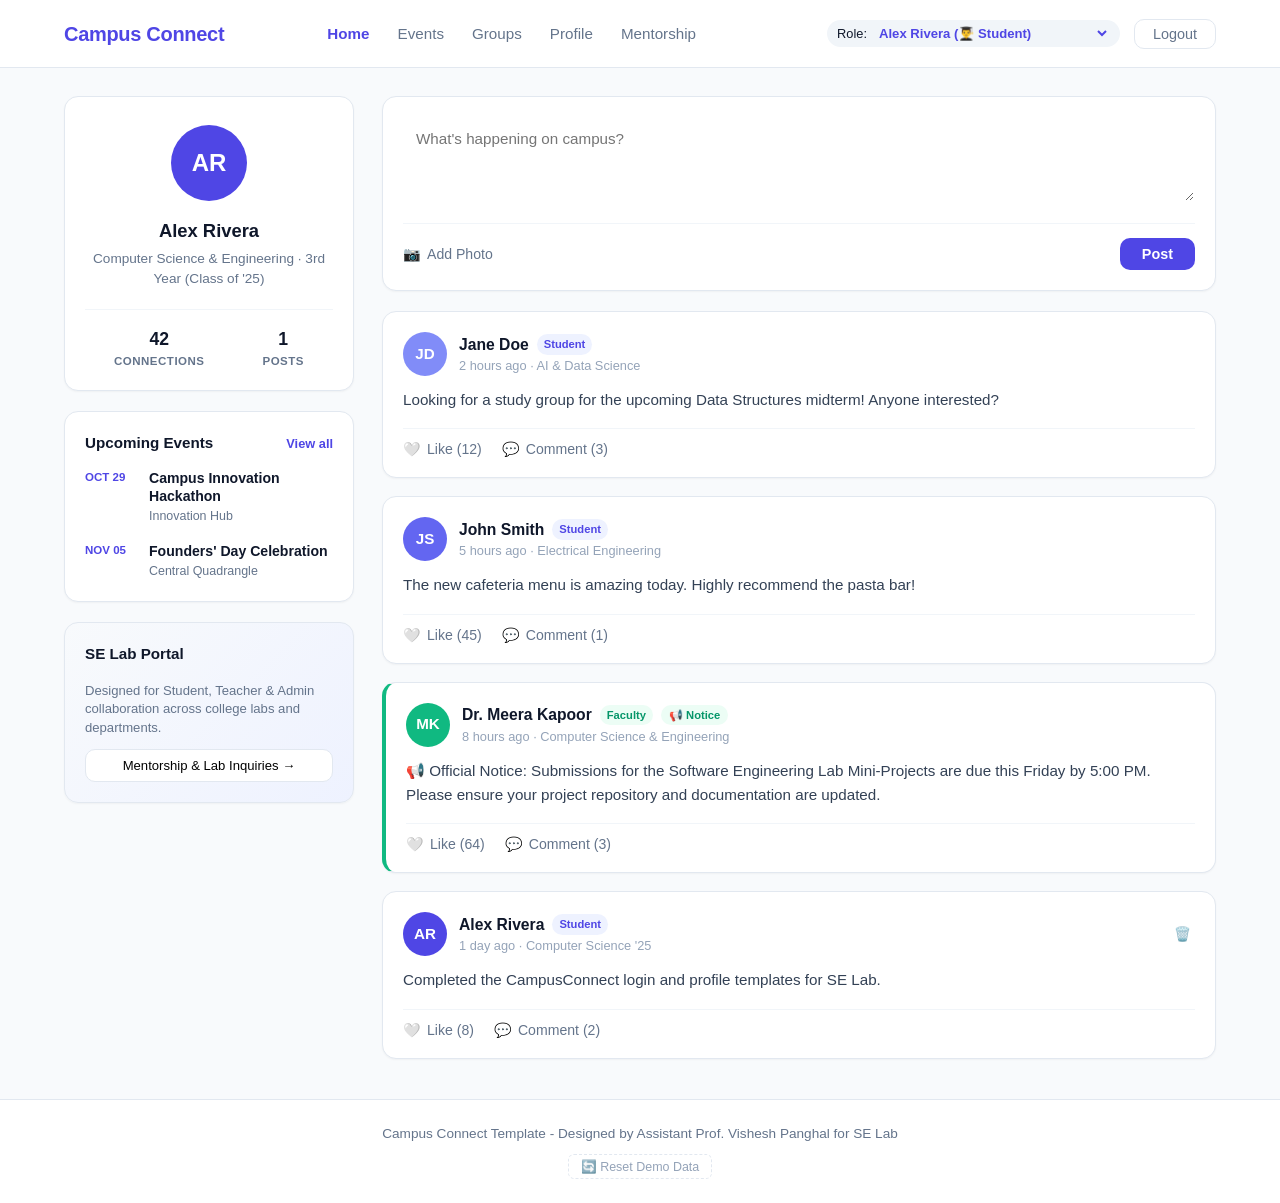
<file: index.html>
<!DOCTYPE html>
<html lang="en">
<head>
  <meta charset="UTF-8">
  <meta name="viewport" content="width=device-width, initial-scale=1.0">
  <title>Campus Connect - University Portal</title>
  <link rel="stylesheet" href="css/style.css">
</head>
<body>

  <!-- ==========================================================================
       Navigation Bar
       ========================================================================== -->
  <header class="navbar">
    <div class="nav-container">
      <div class="brand-logo" onclick="navigateTo('home')">
        <span>Campus Connect</span>
      </div>

      <nav>
        <ul class="nav-links">
          <li><a class="nav-link active" data-view="home">Home</a></li>
          <li><a class="nav-link" data-view="events">Events</a></li>
          <li><a class="nav-link" data-view="groups">Groups</a></li>
          <li><a class="nav-link" data-view="profile">Profile</a></li>
          <li><a class="nav-link" data-view="mentorship" id="navLinkMentorship">Mentorship</a></li>
          <li><a class="nav-link" data-view="admin" id="navLinkAdmin" style="display: none; color: #b45309;">Admin Panel</a></li>
        </ul>
      </nav>

      <div class="nav-actions">
        <!-- Quick Role Switcher for SE Lab Evaluation -->
        <div class="role-switcher-wrap" title="Quick switch active user/role for demo & testing">
          <span>Role:</span>
          <select id="navRoleSwitcher" class="role-select"></select>
        </div>

        <button class="btn-logout" onclick="handleLogout()">Logout</button>
      </div>
    </div>
  </header>

  <!-- ==========================================================================
       Main Application Views
       ========================================================================== -->
  <main class="main-content">

    <!-- VIEW 1: HOME & FEED -->
    <section id="view-home" class="view-section active">
      <div class="feed-layout">
        
        <!-- Left Sidebar -->
        <aside class="sidebar">
          <!-- User Profile Card -->
          <div class="profile-card">
            <div class="profile-avatar-circle" id="sideProfileAvatar">AR</div>
            <h3 id="sideProfileName">Alex Rivera</h3>
            <div class="dept-text" id="sideProfileDept">Computer Science '25</div>

            <div class="profile-stats-row">
              <div class="stat-item" style="cursor: pointer;" onclick="navigateTo('profile')">
                <span class="stat-num" id="sideProfileConns">42</span>
                <span class="stat-lbl">Connections</span>
              </div>
              <div class="stat-item" style="cursor: pointer;" onclick="navigateTo('profile')">
                <span class="stat-num" id="sideProfilePosts">15</span>
                <span class="stat-lbl">Posts</span>
              </div>
            </div>
          </div>

          <!-- Upcoming Events Widget -->
          <div class="widget-card">
            <div style="display: flex; justify-content: space-between; align-items: center; margin-bottom: 14px;">
              <h4 class="widget-title" style="margin-bottom: 0;">Upcoming Events</h4>
              <a onclick="navigateTo('events')" style="font-size: 0.8rem; color: var(--primary); font-weight: 600; cursor: pointer;">View all</a>
            </div>
            <div class="widget-events-list" id="sideEventsList">
              <!-- Dynamically populated -->
            </div>
          </div>

          <!-- Quick Campus Link Card -->
          <div class="widget-card" style="background: linear-gradient(135deg, #f8fafc 0%, #eef2ff 100%);">
            <h4 class="widget-title">SE Lab Portal</h4>
            <p style="font-size: 0.82rem; color: var(--text-muted); line-height: 1.4; margin-bottom: 12px;">
              Designed for Student, Teacher &amp; Admin collaboration across college labs and departments.
            </p>
            <button class="btn-secondary" style="width: 100%; font-size: 0.82rem;" onclick="navigateTo('mentorship')">
              Mentorship &amp; Lab Inquiries →
            </button>
          </div>
        </aside>

        <!-- Right Feed Area -->
        <div class="feed-content">
          <!-- Post Creator Box -->
          <div class="create-post-card">
            <textarea id="postInput" class="post-input" placeholder="What's happening on campus?"></textarea>
            
            <!-- Optional Photo preview -->
            <div id="postPhotoPreview"></div>
            <input type="file" id="postPhotoInput" accept="image/*" style="display: none;" onchange="handlePhotoSelected(event)">

            <div class="post-actions-bar">
              <div class="post-tools">
                <button type="button" class="btn-tool" onclick="handleAttachPhoto()">
                  <span>📷</span>
                  <span>Add Photo</span>
                </button>
                <div id="facultyNoticeWrap" class="faculty-post-check" style="display: none;">
                  <label style="display: flex; align-items: center; gap: 6px; cursor: pointer;">
                    <input type="checkbox" id="postAsNotice">
                    <span>Official Notice</span>
                  </label>
                </div>
              </div>
              <button class="btn-primary" onclick="handleCreatePost()">Post</button>
            </div>
          </div>

          <!-- Feed Posts Stream -->
          <div class="posts-stream" id="postsStream">
            <!-- Dynamically populated from cc_posts -->
          </div>
        </div>

      </div>
    </section>

    <!-- VIEW 2: COLLEGE EVENTS -->
    <section id="view-events" class="view-section">
      <div class="view-header">
        <div class="header-with-action">
          <div>
            <div class="tag-label">Around Campus</div>
            <h2 class="page-title">College Events</h2>
            <p class="page-subtitle">Meet, learn, and celebrate together</p>
          </div>
          <div style="display: flex; gap: 10px; align-items: center; flex-wrap: wrap;">
            <button id="btnMyEventRegistrations" class="btn-secondary" onclick="openMyRegistrationsModal()" style="display: none;">
              📋 My Event Applications
            </button>
            <button id="btnOpenCreateEvent" class="btn-primary" onclick="openModal('modalCreateEvent')" style="display: none;">
              ➕ Host New Event
            </button>
          </div>
        </div>
      </div>

      <!-- Upcoming Events -->
      <div class="events-section-group">
        <div class="events-category-heading">
          <span class="status-dot dot-upcoming"></span>
          <span>Upcoming</span>
        </div>
        <div class="events-grid" id="eventsGridUpcoming"></div>
      </div>

      <!-- Ongoing Events -->
      <div class="events-section-group">
        <div class="events-category-heading">
          <span class="status-dot dot-ongoing"></span>
          <span>Ongoing</span>
        </div>
        <div class="events-grid" id="eventsGridOngoing"></div>
      </div>

      <!-- Completed Events -->
      <div class="events-section-group">
        <div class="events-category-heading">
          <span class="status-dot dot-completed"></span>
          <span>Completed</span>
        </div>
        <div class="events-grid" id="eventsGridCompleted"></div>
      </div>
    </section>

    <!-- VIEW 3: CLUBS & GROUPS -->
    <section id="view-groups" class="view-section">
      <div class="view-header">
        <div class="header-with-action">
          <div>
            <div class="tag-label">Find Your Community</div>
            <h2 class="page-title">Clubs &amp; Groups</h2>
            <p class="page-subtitle">Explore student-led campus communities</p>
          </div>
          <button id="btnOpenCreateClub" class="btn-primary" onclick="openModal('modalCreateClub')" style="display: none;">
            ➕ Register New Club
          </button>
        </div>
      </div>

      <div class="groups-grid" id="groupsGrid">
        <!-- Dynamically populated from cc_clubs -->
      </div>
    </section>

    <!-- VIEW 4: PROFILE & CONNECTIONS -->
    <section id="view-profile" class="view-section">
      <div class="profile-view-wrap">
        
        <!-- Profile Hero Card -->
        <div class="profile-hero-card">
          <div class="profile-hero-main">
            <div class="profile-hero-avatar" id="profileHeroAvatar">AR</div>
            <div class="profile-hero-details">
              <h2>
                <span id="profileHeroName">Alex Rivera</span>
                <span id="profileHeroBadge" class="author-badge student">Student</span>
              </h2>
              <div class="profile-hero-dept" id="profileHeroDept">Computer Science &amp; Engineering</div>
              <div class="profile-hero-roll" id="profileHeroRoll">ID: CS21B042</div>
            </div>
          </div>
          <button class="btn-primary" onclick="openEditProfileModal()">Edit Profile</button>
        </div>

        <!-- Subtabs Navigation -->
        <div class="profile-subtabs-nav">
          <div class="subtab-link active" data-subtab="connections">Connections</div>
          <div class="subtab-link" data-subtab="about">About</div>
          <div class="subtab-link" data-subtab="myposts">My Posts</div>
        </div>

        <!-- SUBTAB 1: CONNECTIONS -->
        <div class="subtab-content active" id="subtab-connections">
          <div class="connections-section-card">
            <div class="connections-header">
              <h3>Campus Connections</h3>
              <p>Meet students, faculty, and departments across the college.</p>
            </div>

            <div class="connections-filter-bar">
              <input type="text" id="connectionsSearchInput" class="connections-search" placeholder="Search by name, department, or faculty advisor..." oninput="handleConnectionsSearch(event)">
            </div>

            <div class="connections-list" id="connectionsList">
              <!-- Dynamically populated with Jane Doe, John Smith, Dr. Meera Kapoor, etc. -->
            </div>
          </div>
        </div>

        <!-- SUBTAB 2: ABOUT -->
        <div class="subtab-content" id="subtab-about">
          <div class="about-grid">
            <div class="about-card">
              <h4>Academic Bio</h4>
              <p class="about-bio" id="aboutBio">Loading bio...</p>

              <h4>Skills &amp; Interests</h4>
              <div class="skills-wrap" id="aboutSkills">
                <!-- Skill tags -->
              </div>
            </div>

            <div class="about-card">
              <h4>Academic Info</h4>
              <div class="info-item">
                <span class="info-lbl">College Email</span>
                <span class="info-val" id="aboutEmail">student@campus.edu</span>
              </div>
              <div class="info-item">
                <span class="info-lbl">Department</span>
                <span class="info-val" id="aboutDept">CSE</span>
              </div>
              <div class="info-item">
                <span class="info-lbl">Faculty Advisor</span>
                <span class="info-val" id="aboutAdvisor">Dr. Meera Kapoor</span>
              </div>
              <div class="info-item">
                <span class="info-lbl">Roll / ID Number</span>
                <span class="info-val" id="aboutRoll">CS21B042</span>
              </div>
              <div class="info-item">
                <span class="info-lbl">GitHub</span>
                <span class="info-val" id="aboutGithub">github.com/student</span>
              </div>
              <div class="info-item">
                <span class="info-lbl">LinkedIn</span>
                <span class="info-val" id="aboutLinkedin">linkedin.com/in/student</span>
              </div>
            </div>
          </div>
        </div>

        <!-- SUBTAB 3: MY POSTS -->
        <div class="subtab-content" id="subtab-myposts">
          <div class="connections-section-card">
            <div class="connections-header">
              <h3>Your Campus Feed History</h3>
              <p>Updates and discussions posted by your account.</p>
            </div>
            <div id="myPostsList"></div>
          </div>
        </div>

      </div>
    </section>

    <!-- VIEW 5: FACULTY MENTORSHIP & INQUIRIES -->
    <section id="view-mentorship" class="view-section">
      <div id="mentorshipContent">
        <!-- Rendered dynamically depending on whether currentUser is student or faculty -->
      </div>
    </section>

    <!-- VIEW 6: ADMIN MANAGEMENT PANEL -->
    <section id="view-admin" class="view-section">
      <div class="view-header">
        <div class="tag-label">System Administration</div>
        <h2 class="page-title">Campus Connect Admin Dashboard</h2>
        <p class="page-subtitle">Manage campus members, moderation, and university portal settings</p>
      </div>

      <!-- Metrics Row -->
      <div class="admin-stats-grid">
        <div class="admin-stat-card">
          <span class="admin-stat-num" id="adminStatStudents">0</span>
          <span class="admin-stat-lbl">Registered Students</span>
        </div>
        <div class="admin-stat-card">
          <span class="admin-stat-num" id="adminStatFaculty">0</span>
          <span class="admin-stat-lbl">Faculty Members</span>
        </div>
        <div class="admin-stat-card">
          <span class="admin-stat-num" id="adminStatEvents">0</span>
          <span class="admin-stat-lbl">Active Events</span>
        </div>
        <div class="admin-stat-card">
          <span class="admin-stat-num" id="adminStatClubs">0</span>
          <span class="admin-stat-lbl">Clubs &amp; Societies</span>
        </div>
        <div class="admin-stat-card">
          <span class="admin-stat-num" id="adminStatPosts">0</span>
          <span class="admin-stat-lbl">Feed Interactions</span>
        </div>
      </div>

      <!-- Users Table -->
      <div class="admin-table-card">
        <div class="table-header-row">
          <h3>User Directory &amp; Access Control</h3>
          <button class="btn-primary" onclick="openModal('modalAdminAddUser')">➕ Add Member</button>
        </div>

        <div style="overflow-x: auto;">
          <table class="custom-table">
            <thead>
              <tr>
                <th>Member Name &amp; ID</th>
                <th>Email</th>
                <th>Role</th>
                <th>Department</th>
                <th>Status</th>
                <th>Actions</th>
              </tr>
            </thead>
            <tbody id="adminUsersTableBody">
              <!-- Populated via js -->
            </tbody>
          </table>
        </div>
      </div>

      <!-- Event Registrations & Approvals Table -->
      <div class="admin-table-card">
        <div class="table-header-row">
          <div>
            <h3>Campus Event Applications &amp; Approvals</h3>
            <p style="font-size: 0.85rem; color: var(--text-muted); margin-top: 2px;">Review student registration requests, approve or reject RSVPs across all campus events</p>
          </div>
        </div>

        <div style="overflow-x: auto;">
          <table class="custom-table">
            <thead>
              <tr>
                <th>Event Name</th>
                <th>Student Applicant</th>
                <th>Roll No</th>
                <th>Department</th>
                <th>Status</th>
                <th>Review Actions</th>
              </tr>
            </thead>
            <tbody id="adminEventRegsTableBody">
              <!-- Populated via js -->
            </tbody>
          </table>
        </div>
      </div>
    </section>

  </main>

  <!-- ==========================================================================
       Modals
       ========================================================================== -->

  <!-- Modal: Edit Profile -->
  <div class="modal-overlay" id="modalEditProfile">
    <div class="modal-box">
      <div class="modal-header">
        <h3 class="modal-title">Edit Campus Profile</h3>
        <button class="modal-close-btn" onclick="closeModal('modalEditProfile')">✕</button>
      </div>
      <form onsubmit="handleEditProfileSubmit(event)">
        <div class="modal-body">
          <div class="form-group">
            <label class="form-label">Avatar Badge Color</label>
            <select id="editProfileAvatarBg" class="form-select">
              <option value="#4f46e5">Indigo Violet (#4f46e5)</option>
              <option value="#10b981">Emerald Green (#10b981)</option>
              <option value="#6366f1">Royal Blue (#6366f1)</option>
              <option value="#059669">Forest Green (#059669)</option>
              <option value="#b45309">Warm Amber (#b45309)</option>
              <option value="#ef4444">Crimson Red (#ef4444)</option>
              <option value="#0284c7">Sky Blue (#0284c7)</option>
              <option value="#8b5cf6">Purple (#8b5cf6)</option>
            </select>
          </div>
          <div class="form-group">
            <label class="form-label">Full Name</label>
            <input type="text" id="editProfileName" class="form-input" required>
          </div>
          <div class="form-group">
            <label class="form-label">Department / Branch</label>
            <input type="text" id="editProfileDept" class="form-input" required>
          </div>
          <div class="form-group">
            <label class="form-label">Faculty Advisor</label>
            <input type="text" id="editProfileAdvisor" class="form-input">
          </div>
          <div class="form-group">
            <label class="form-label">Bio</label>
            <textarea id="editProfileBio" class="form-textarea" rows="3"></textarea>
          </div>
          <div class="form-group">
            <label class="form-label">Skills (comma separated)</label>
            <input type="text" id="editProfileSkills" class="form-input" placeholder="e.g. Python, React, Java">
          </div>
          <div class="form-group">
            <label class="form-label">GitHub URL</label>
            <input type="text" id="editProfileGithub" class="form-input">
          </div>
          <div class="form-group">
            <label class="form-label">LinkedIn URL</label>
            <input type="text" id="editProfileLinkedin" class="form-input">
          </div>
        </div>
        <div class="modal-footer">
          <button type="button" class="btn-secondary" onclick="closeModal('modalEditProfile')">Cancel</button>
          <button type="submit" class="btn-primary">Save Changes</button>
        </div>
      </form>
    </div>
  </div>

  <!-- Modal: Create Event -->
  <div class="modal-overlay" id="modalCreateEvent">
    <div class="modal-box">
      <div class="modal-header">
        <h3 class="modal-title">Host New College Event</h3>
        <button class="modal-close-btn" onclick="closeModal('modalCreateEvent')">✕</button>
      </div>
      <form onsubmit="handleCreateEventSubmit(event)">
        <div class="modal-body">
          <div class="form-group">
            <label class="form-label">Event Title</label>
            <input type="text" id="evtInputTitle" class="form-input" placeholder="e.g. National Robotics Symposium" required>
          </div>
          <div class="form-group">
            <label class="form-label">Category</label>
            <input type="text" id="evtInputCategory" class="form-input" placeholder="e.g. Competition, Workshop, Cultural" required>
          </div>
          <div class="form-group">
            <label class="form-label">Status</label>
            <select id="evtInputStatus" class="form-select">
              <option value="Upcoming">Upcoming</option>
              <option value="Ongoing">Ongoing</option>
              <option value="Completed">Completed</option>
            </select>
          </div>
          <div class="form-group">
            <label class="form-label">Date Badge (e.g. NOV 12)</label>
            <input type="text" id="evtInputDate" class="form-input" placeholder="NOV 12" required>
          </div>
          <div class="form-group">
            <label class="form-label">Time &amp; Duration</label>
            <input type="text" id="evtInputTime" class="form-input" placeholder="e.g. 10:00 AM - 3:00 PM">
          </div>
          <div class="form-group">
            <label class="form-label">Venue / Location</label>
            <input type="text" id="evtInputLocation" class="form-input" placeholder="e.g. Tech Auditorium" required>
          </div>
          <div class="form-group">
            <label class="form-label">Description</label>
            <textarea id="evtInputDesc" class="form-textarea" rows="3" placeholder="Brief details about the event..."></textarea>
          </div>
        </div>
        <div class="modal-footer">
          <button type="button" class="btn-secondary" onclick="closeModal('modalCreateEvent')">Cancel</button>
          <button type="submit" class="btn-primary">Publish Event</button>
        </div>
      </form>
    </div>
  </div>

  <!-- Modal: Create Club -->
  <div class="modal-overlay" id="modalCreateClub">
    <div class="modal-box">
      <div class="modal-header">
        <h3 class="modal-title">Register New Club or Society</h3>
        <button class="modal-close-btn" onclick="closeModal('modalCreateClub')">✕</button>
      </div>
      <form onsubmit="handleCreateClubSubmit(event)">
        <div class="modal-body">
          <div class="form-group">
            <label class="form-label">Domain Tag (e.g. TECHNOLOGY, ARTS)</label>
            <input type="text" id="clubInputTag" class="form-input" placeholder="e.g. AI &amp; ROBOTICS" required>
          </div>
          <div class="form-group">
            <label class="form-label">Club Name</label>
            <input type="text" id="clubInputName" class="form-input" placeholder="e.g. Open Source Developers Guild" required>
          </div>
          <div class="form-group">
            <label class="form-label">Description &amp; Mission</label>
            <textarea id="clubInputDesc" class="form-textarea" rows="3" placeholder="What does this club do?" required></textarea>
          </div>
          <div class="form-group">
            <label class="form-label">Regular Meeting Schedule</label>
            <input type="text" id="clubInputTime" class="form-input" placeholder="e.g. Every Friday, 4:00 PM">
          </div>
          <div class="form-group">
            <label class="form-label">Meeting Room / Lab</label>
            <input type="text" id="clubInputRoom" class="form-input" placeholder="e.g. CS Lab 2">
          </div>
        </div>
        <div class="modal-footer">
          <button type="button" class="btn-secondary" onclick="closeModal('modalCreateClub')">Cancel</button>
          <button type="submit" class="btn-primary">Create Club</button>
        </div>
      </form>
    </div>
  </div>

  <!-- Modal: Mentorship Inquiry -->
  <div class="modal-overlay" id="modalMentorshipInquiry">
    <div class="modal-box">
      <div class="modal-header">
        <h3 class="modal-title">Request Faculty Guidance</h3>
        <button class="modal-close-btn" onclick="closeModal('modalMentorshipInquiry')">✕</button>
      </div>
      <form onsubmit="handleMentorshipInquirySubmit(event)">
        <div class="modal-body">
          <div class="form-group">
            <label class="form-label">Select Faculty Member</label>
            <select id="inquiryFacultySelect" class="form-select" required></select>
          </div>
          <div class="form-group">
            <label class="form-label">Subject</label>
            <input type="text" id="inquirySubject" class="form-input" placeholder="e.g. SE Lab Project Review &amp; Mentoring" required>
          </div>
          <div class="form-group">
            <label class="form-label">Inquiry Details</label>
            <textarea id="inquiryMessage" class="form-textarea" rows="4" placeholder="Detail your project question, thesis inquiry, or appointment request..." required></textarea>
          </div>
        </div>
        <div class="modal-footer">
          <button type="button" class="btn-secondary" onclick="closeModal('modalMentorshipInquiry')">Cancel</button>
          <button type="submit" class="btn-primary">Submit Inquiry</button>
        </div>
      </form>
    </div>
  </div>

  <!-- Modal: Admin Add User -->
  <div class="modal-overlay" id="modalAdminAddUser">
    <div class="modal-box">
      <div class="modal-header">
        <h3 class="modal-title">Create Campus Member Account</h3>
        <button class="modal-close-btn" onclick="closeModal('modalAdminAddUser')">✕</button>
      </div>
      <form onsubmit="handleAdminAddUserSubmit(event)">
        <div class="modal-body">
          <div class="form-group">
            <label class="form-label">Full Name</label>
            <input type="text" id="adminNewName" class="form-input" required>
          </div>
          <div class="form-group">
            <label class="form-label">College Email</label>
            <input type="email" id="adminNewEmail" class="form-input" required>
          </div>
          <div class="form-group">
            <label class="form-label">Role</label>
            <select id="adminNewRole" class="form-select">
              <option value="student">Student</option>
              <option value="faculty">Faculty</option>
              <option value="admin">Administrator</option>
            </select>
          </div>
          <div class="form-group">
            <label class="form-label">Department</label>
            <input type="text" id="adminNewDept" class="form-input" placeholder="e.g. Information Technology" required>
          </div>
        </div>
        <div class="modal-footer">
          <button type="button" class="btn-secondary" onclick="closeModal('modalAdminAddUser')">Cancel</button>
          <button type="submit" class="btn-primary">Create Account</button>
        </div>
      </form>
    </div>
  </div>

  <!-- Modal: Event Registrations & Approvals (for Faculty & Admin) -->
  <div class="modal-overlay" id="modalEventRegistrations">
    <div class="modal-box" style="max-width: 640px;">
      <div class="modal-header">
        <h3 class="modal-title" id="eventRegModalTitle">Review Applicants</h3>
        <button class="modal-close-btn" onclick="closeModal('modalEventRegistrations')">✕</button>
      </div>
      <div class="modal-body">
        <div id="eventRegStats"></div>
        <div id="eventRegApplicantsList" style="display: flex; flex-direction: column; gap: 12px;"></div>
      </div>
      <div class="modal-footer">
        <button type="button" class="btn-primary" onclick="closeModal('modalEventRegistrations')">Done</button>
      </div>
    </div>
  </div>

  <!-- Modal: My Event Applications (for Students) -->
  <div class="modal-overlay" id="modalMyRegistrations">
    <div class="modal-box" style="max-width: 580px;">
      <div class="modal-header">
        <h3 class="modal-title">My Event Applications &amp; Status</h3>
        <button class="modal-close-btn" onclick="closeModal('modalMyRegistrations')">✕</button>
      </div>
      <div class="modal-body">
        <div id="myRegistrationsList" style="display: flex; flex-direction: column; gap: 12px;"></div>
      </div>
      <div class="modal-footer">
        <button type="button" class="btn-secondary" onclick="closeModal('modalMyRegistrations')">Close</button>
      </div>
    </div>
  </div>

  <!-- Floating Toast Notification -->
  <div id="toastNotice" class="toast-notice">Notice message</div>

  <!-- ==========================================================================
       Footer (Matching Screenshot 2 exact text)
       ========================================================================== -->
  <footer class="footer">
    <div>Campus Connect Template - Designed by Assistant Prof. Vishesh Panghal for SE Lab</div>
    <div style="margin-top: 10px;">
      <button class="btn-reset-demo" onclick="handleResetDemoData()" title="Restore default students, faculty, events & clubs">
        🔄 Reset Demo Data
      </button>
    </div>
  </footer>

  <!-- Scripts -->
  <script src="js/data.js"></script>
  <script src="js/app.js"></script>
</body>
</html>
</file>
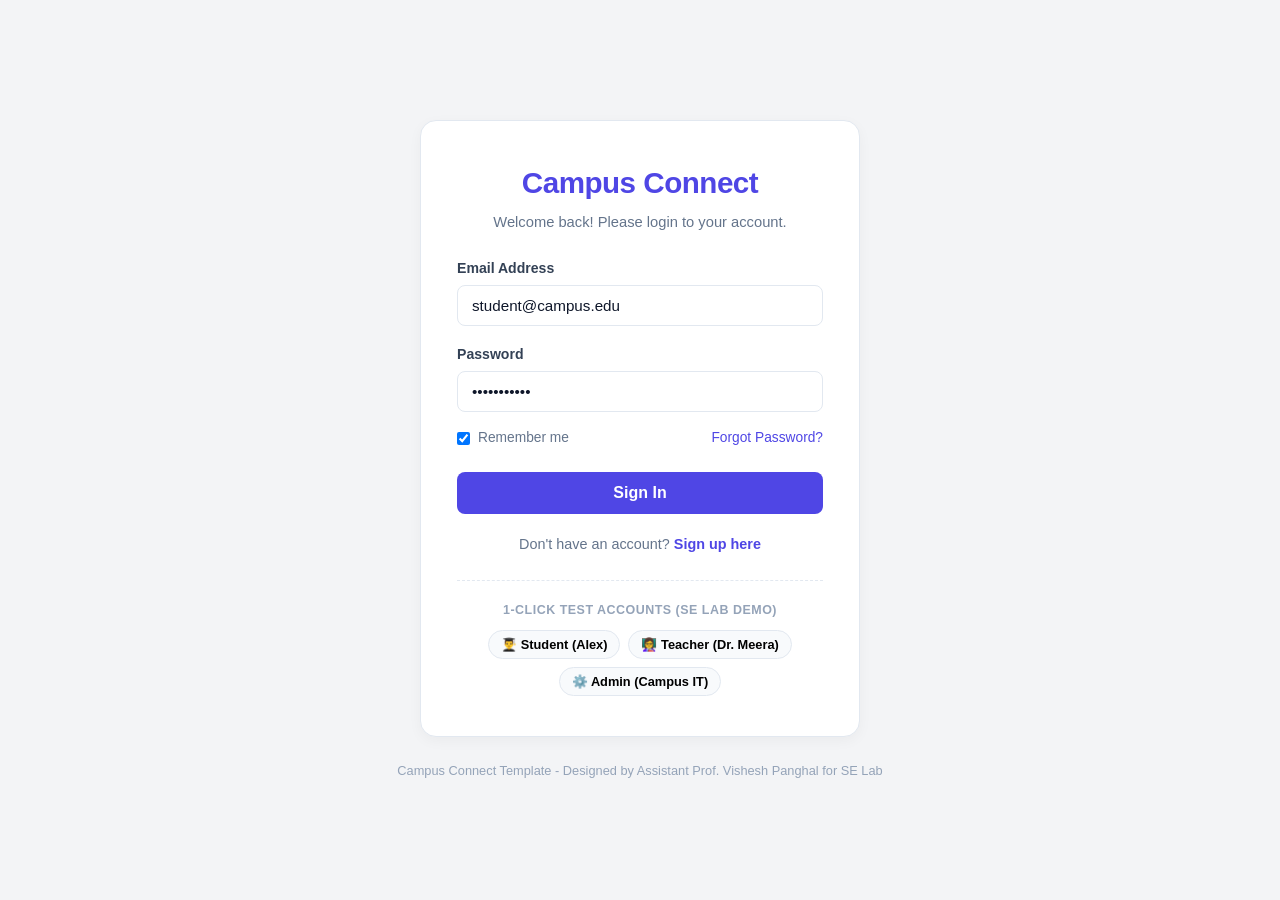
<file: login.html>
<!DOCTYPE html>
<html lang="en">
<head>
  <meta charset="UTF-8">
  <meta name="viewport" content="width=device-width, initial-scale=1.0">
  <title>Campus Connect - Sign In</title>
  <link rel="stylesheet" href="css/style.css">
  <style>
    body {
      min-height: 100vh;
      display: flex;
      flex-direction: column;
      align-items: center;
      justify-content: center;
      background-color: #f3f4f6;
      padding: 20px;
    }

    .auth-card {
      background: #ffffff;
      border: 1px solid var(--border-darker);
      border-radius: 16px;
      width: 100%;
      max-width: 440px;
      padding: 40px 36px;
      box-shadow: 0 4px 14px rgba(0, 0, 0, 0.04);
      text-align: left;
    }

    .auth-brand {
      text-align: center;
      margin-bottom: 24px;
    }

    .auth-brand h1 {
      font-size: 1.85rem;
      font-weight: 700;
      color: var(--primary);
      margin-bottom: 6px;
      letter-spacing: -0.5px;
    }

    .auth-brand p {
      font-size: 0.92rem;
      color: var(--text-muted);
    }

    .auth-form {
      display: flex;
      flex-direction: column;
      gap: 18px;
    }

    .form-row {
      display: flex;
      flex-direction: column;
      gap: 6px;
    }

    .form-row label {
      font-size: 0.88rem;
      font-weight: 600;
      color: #334155;
    }

    .form-row input, .form-row select {
      width: 100%;
      padding: 11px 14px;
      border: 1px solid var(--border-darker);
      border-radius: 8px;
      font-size: 0.95rem;
      color: var(--text-main);
      outline: none;
      transition: var(--transition);
    }

    .form-row input:focus, .form-row select:focus {
      border-color: var(--primary);
      box-shadow: 0 0 0 3px rgba(79, 70, 229, 0.12);
    }

    .auth-meta-row {
      display: flex;
      align-items: center;
      justify-content: space-between;
      font-size: 0.86rem;
      color: var(--text-muted);
      margin-top: -2px;
    }

    .remember-check {
      display: flex;
      align-items: center;
      gap: 8px;
      cursor: pointer;
    }

    .forgot-link {
      color: var(--primary);
      font-weight: 500;
      text-decoration: none;
      transition: var(--transition);
    }

    .forgot-link:hover {
      text-decoration: underline;
    }

    .btn-auth-submit {
      background-color: var(--primary);
      color: #ffffff;
      border: none;
      border-radius: 8px;
      padding: 12px;
      font-size: 1rem;
      font-weight: 600;
      cursor: pointer;
      margin-top: 6px;
      transition: var(--transition);
    }

    .btn-auth-submit:hover {
      background-color: var(--primary-hover);
    }

    .auth-toggle-link {
      text-align: center;
      font-size: 0.9rem;
      color: var(--text-muted);
      margin-top: 20px;
    }

    .auth-toggle-link a {
      color: var(--primary);
      font-weight: 600;
      cursor: pointer;
    }

    .auth-toggle-link a:hover {
      text-decoration: underline;
    }

    /* Demo Quick Logins */
    .quick-login-box {
      margin-top: 24px;
      padding-top: 20px;
      border-top: 1px dashed var(--border-darker);
    }

    .quick-title {
      font-size: 0.78rem;
      font-weight: 700;
      text-transform: uppercase;
      letter-spacing: 0.5px;
      color: var(--text-light);
      margin-bottom: 10px;
      text-align: center;
    }

    .demo-chips {
      display: flex;
      gap: 8px;
      justify-content: center;
      flex-wrap: wrap;
    }

    .demo-chip {
      padding: 6px 12px;
      border-radius: var(--radius-full);
      font-size: 0.8rem;
      font-weight: 600;
      border: 1px solid var(--border-darker);
      background: var(--bg-page);
      cursor: pointer;
      transition: var(--transition);
    }

    .demo-chip:hover {
      background: var(--primary-light);
      border-color: var(--primary);
      color: var(--primary);
    }

    .auth-alert {
      padding: 10px 14px;
      border-radius: 8px;
      font-size: 0.88rem;
      display: none;
      margin-bottom: 14px;
    }

    .auth-alert.error {
      background: #fee2e2;
      color: #b91c1c;
      border: 1px solid #fca5a5;
    }

    .auth-alert.success {
      background: #ecfdf5;
      color: #047857;
      border: 1px solid #a7f3d0;
    }
  </style>
</head>
<body>

  <div class="auth-card">
    <div class="auth-brand">
      <h1>Campus Connect</h1>
      <p id="authSubtitle">Welcome back! Please login to your account.</p>
    </div>

    <div id="authAlert" class="auth-alert"></div>

    <!-- Login Form -->
    <form id="loginForm" class="auth-form" onsubmit="handleLoginSubmit(event)">
      <div class="form-row">
        <label for="loginEmail">Email Address</label>
        <input type="email" id="loginEmail" placeholder="student@campus.edu" required value="student@campus.edu">
      </div>

      <div class="form-row">
        <label for="loginPassword">Password</label>
        <input type="password" id="loginPassword" placeholder="••••••••••" required value="password123">
      </div>

      <div class="auth-meta-row">
        <label class="remember-check">
          <input type="checkbox" id="rememberMe" checked>
          <span>Remember me</span>
        </label>
        <a href="#" class="forgot-link" onclick="handleForgotPassword(event)">Forgot Password?</a>
      </div>

      <button type="submit" class="btn-auth-submit">Sign In</button>
    </form>

    <!-- Sign Up Form (hidden by default) -->
    <form id="signupForm" class="auth-form" style="display: none;" onsubmit="handleSignupSubmit(event)">
      <div class="form-row">
        <label for="signupName">Full Name</label>
        <input type="text" id="signupName" placeholder="e.g. Rachel Green" required>
      </div>

      <div class="form-row">
        <label for="signupEmail">College Email</label>
        <input type="email" id="signupEmail" placeholder="e.g. rachel@campus.edu" required>
      </div>

      <div class="form-row">
        <label for="signupRole">Campus Role</label>
        <select id="signupRole" required>
          <option value="student">Student</option>
          <option value="faculty">Teacher / Faculty</option>
        </select>
      </div>

      <div class="form-row">
        <label for="signupDept">Department</label>
        <input type="text" id="signupDept" placeholder="e.g. Computer Science & Engineering" required>
      </div>

      <div class="form-row">
        <label for="signupPassword">Password</label>
        <input type="password" id="signupPassword" placeholder="At least 6 characters" minlength="6" required>
      </div>

      <button type="submit" class="btn-auth-submit">Create Account</button>
    </form>

    <!-- Bottom Switch Link -->
    <div class="auth-toggle-link">
      <span id="toggleQuestion">Don't have an account?</span>
      <a id="toggleBtn" onclick="toggleAuthMode()">Sign up here</a>
    </div>

    <!-- Demo Quick Login Chips -->
    <div class="quick-login-box">
      <div class="quick-title">1-Click Test Accounts (SE Lab Demo)</div>
      <div class="demo-chips">
        <button type="button" class="demo-chip" onclick="quickFill('student')">👨‍🎓 Student (Alex)</button>
        <button type="button" class="demo-chip" onclick="quickFill('faculty')">👩‍🏫 Teacher (Dr. Meera)</button>
        <button type="button" class="demo-chip" onclick="quickFill('admin')">⚙️ Admin (Campus IT)</button>
      </div>
    </div>
  </div>

  <div style="margin-top: 24px; font-size: 0.8rem; color: #94a3b8; text-align: center;">
    Campus Connect Template - Designed by Assistant Prof. Vishesh Panghal for SE Lab
  </div>

  <script src="js/data.js"></script>
  <script>
    let isSignupMode = false;

    function toggleAuthMode() {
      isSignupMode = !isSignupMode;
      const loginForm = document.getElementById("loginForm");
      const signupForm = document.getElementById("signupForm");
      const subtitle = document.getElementById("authSubtitle");
      const question = document.getElementById("toggleQuestion");
      const btn = document.getElementById("toggleBtn");
      const alertBox = document.getElementById("authAlert");
      alertBox.style.display = "none";

      if (isSignupMode) {
        loginForm.style.display = "none";
        signupForm.style.display = "flex";
        subtitle.textContent = "Join Campus Connect to connect with your college.";
        question.textContent = "Already have an account?";
        btn.textContent = "Sign in here";
      } else {
        loginForm.style.display = "flex";
        signupForm.style.display = "none";
        subtitle.textContent = "Welcome back! Please login to your account.";
        question.textContent = "Don't have an account?";
        btn.textContent = "Sign up here";
      }
    }

    function quickFill(role) {
      if (isSignupMode) toggleAuthMode();
      
      const emailInput = document.getElementById("loginEmail");
      const passInput = document.getElementById("loginPassword");
      passInput.value = "password123";

      if (role === 'student') {
        emailInput.value = "student@campus.edu";
      } else if (role === 'faculty') {
        emailInput.value = "faculty@campus.edu";
      } else if (role === 'admin') {
        emailInput.value = "admin@campus.edu";
      }

      // Automatically sign in
      handleLoginSubmit(new Event('submit'));
    }

    function showAlert(msg, isError = true) {
      const alertBox = document.getElementById("authAlert");
      alertBox.textContent = msg;
      alertBox.className = "auth-alert " + (isError ? "error" : "success");
      alertBox.style.display = "block";
    }

    function handleLoginSubmit(e) {
      if (e && e.preventDefault) e.preventDefault();
      const email = document.getElementById("loginEmail").value.trim().toLowerCase();
      const pass = document.getElementById("loginPassword").value;

      const users = JSON.parse(localStorage.getItem("cc_users") || "[]");
      const user = users.find(u => u.email.toLowerCase() === email);

      if (!user) {
        showAlert("User with this email not found. Try one of the test accounts.");
        return;
      }

      if (user.password !== pass) {
        showAlert("Invalid password. Default demo password is password123");
        return;
      }

      // Save session
      localStorage.removeItem("cc_logged_out");
      localStorage.setItem("cc_current_user_id", user.id);
      showAlert("Login successful! Redirecting to campus...", false);
      setTimeout(() => {
        window.location.href = "index.html";
      }, 500);
    }

    function handleSignupSubmit(e) {
      e.preventDefault();
      const name = document.getElementById("signupName").value.trim();
      const email = document.getElementById("signupEmail").value.trim().toLowerCase();
      const role = document.getElementById("signupRole").value;
      const dept = document.getElementById("signupDept").value.trim();
      const pass = document.getElementById("signupPassword").value;

      const users = JSON.parse(localStorage.getItem("cc_users") || "[]");
      if (users.some(u => u.email.toLowerCase() === email)) {
        showAlert("An account with this email already exists.");
        return;
      }

      const initials = name.split(" ").map(w => w[0]).join("").substring(0, 2).toUpperCase() || "CC";
      const newUser = {
        id: "usr_" + Date.now(),
        name: name,
        email: email,
        password: pass,
        role: role,
        department: dept,
        year: role === "faculty" ? "Faculty Advisor" : "1st Year",
        avatar: initials,
        avatarBg: role === "faculty" ? "#10b981" : "#4f46e5",
        connectionsCount: 1,
        postsCount: 0,
        facultyAdvisor: role === "faculty" ? "Department Head" : "Dr. Meera Kapoor",
        bio: `New ${role} at ${dept}. Excited to be part of Campus Connect!`,
        skills: ["Communication", "Teamwork"],
        github: "",
        linkedin: "",
        rollNo: role === "faculty" ? "FAC-" + Math.floor(100 + Math.random()*900) : "STU-" + Math.floor(1000 + Math.random()*9000),
        status: "Active"
      };

      users.push(newUser);
      localStorage.setItem("cc_users", JSON.stringify(users));
      localStorage.removeItem("cc_logged_out");
      localStorage.setItem("cc_current_user_id", newUser.id);

      showAlert("Account created successfully! Redirecting...", false);
      setTimeout(() => {
        window.location.href = "index.html";
      }, 700);
    }

    function handleForgotPassword(e) {
      e.preventDefault();
      alert("Password reset demo link sent! For testing, all mock accounts use password: password123");
    }
  </script>
</body>
</html>
</file>
<file: css/style.css>
/* ==========================================================================
   Campus Connect - Modern Responsive Stylesheet
   Designed for Software Engineering Lab Project
   ========================================================================== */

:root {
  --primary: #4f46e5;
  --primary-hover: #4338ca;
  --primary-light: #eef2ff;
  --primary-subtle: #e0e7ff;
  
  --secondary: #64748b;
  --secondary-hover: #475569;
  
  --success: #10b981;
  --success-light: #ecfdf5;
  --warning: #f59e0b;
  --warning-light: #fffbeb;
  --danger: #ef4444;
  --danger-light: #fef2f2;
  
  --bg-page: #f8fafc;
  --bg-card: #ffffff;
  --border-color: #f1f5f9;
  --border-darker: #e2e8f0;
  
  --text-main: #0f172a;
  --text-muted: #64748b;
  --text-light: #94a3b8;
  
  --radius-sm: 6px;
  --radius-md: 10px;
  --radius-lg: 14px;
  --radius-full: 9999px;
  
  --shadow-sm: 0 1px 2px 0 rgba(0, 0, 0, 0.04);
  --shadow-md: 0 4px 6px -1px rgba(0, 0, 0, 0.06), 0 2px 4px -1px rgba(0, 0, 0, 0.04);
  --shadow-lg: 0 10px 15px -3px rgba(0, 0, 0, 0.08), 0 4px 6px -2px rgba(0, 0, 0, 0.04);
  
  --font-family: -apple-system, BlinkMacSystemFont, "Segoe UI", Roboto, "Helvetica Neue", Arial, sans-serif;
  --transition: all 0.2s cubic-bezier(0.4, 0, 0.2, 1);
}

/* Reset & Box Sizing */
*, *::before, *::after {
  box-sizing: border-box;
  margin: 0;
  padding: 0;
}

body {
  font-family: var(--font-family);
  background-color: var(--bg-page);
  color: var(--text-main);
  line-height: 1.5;
  min-height: 100vh;
  display: flex;
  flex-direction: column;
  -webkit-font-smoothing: antialiased;
}

a {
  color: inherit;
  text-decoration: none;
}

button, input, textarea, select {
  font-family: inherit;
}

/* ==========================================================================
   Navigation Bar
   ========================================================================== */
.navbar {
  position: sticky;
  top: 0;
  z-index: 100;
  background-color: #ffffff;
  border-bottom: 1px solid var(--border-darker);
  height: 68px;
  display: flex;
  align-items: center;
}

.nav-container {
  width: 100%;
  max-width: 1200px;
  margin: 0 auto;
  padding: 0 24px;
  display: flex;
  align-items: center;
  justify-content: space-between;
}

.brand-logo {
  display: flex;
  align-items: center;
  gap: 10px;
  font-size: 1.25rem;
  font-weight: 700;
  color: var(--primary);
  letter-spacing: -0.3px;
  cursor: pointer;
}

.brand-badge {
  font-size: 0.7rem;
  padding: 2px 8px;
  background-color: var(--primary-light);
  color: var(--primary);
  border-radius: var(--radius-full);
  font-weight: 600;
  text-transform: uppercase;
}

.nav-links {
  display: flex;
  align-items: center;
  gap: 28px;
  list-style: none;
}

.nav-link {
  font-size: 0.95rem;
  font-weight: 500;
  color: var(--text-muted);
  cursor: pointer;
  transition: var(--transition);
  position: relative;
  padding: 6px 0;
}

.nav-link:hover {
  color: var(--primary);
}

.nav-link.active {
  color: var(--primary);
  font-weight: 600;
}

.nav-actions {
  display: flex;
  align-items: center;
  gap: 14px;
}

.role-switcher-wrap {
  display: flex;
  align-items: center;
  gap: 8px;
  background-color: var(--border-color);
  padding: 4px 10px;
  border-radius: var(--radius-full);
  font-size: 0.8rem;
  font-weight: 500;
}

.role-select {
  border: none;
  background: transparent;
  font-size: 0.82rem;
  font-weight: 600;
  color: var(--primary);
  cursor: pointer;
  outline: none;
}

.btn-logout {
  padding: 6px 18px;
  border: 1px solid var(--border-darker);
  border-radius: var(--radius-md);
  background-color: transparent;
  color: var(--text-muted);
  font-size: 0.9rem;
  font-weight: 500;
  cursor: pointer;
  transition: var(--transition);
}

.btn-logout:hover {
  border-color: var(--primary);
  color: var(--primary);
  background-color: var(--primary-light);
}

/* ==========================================================================
   Main Content Layout
   ========================================================================== */
.main-content {
  flex: 1;
  max-width: 1200px;
  width: 100%;
  margin: 28px auto 40px;
  padding: 0 24px;
}

/* View Sections */
.view-section {
  display: none;
  animation: fadeIn 0.25s ease-out;
}

.view-section.active {
  display: block;
}

@keyframes fadeIn {
  from { opacity: 0; transform: translateY(6px); }
  to { opacity: 1; transform: translateY(0); }
}

/* ==========================================================================
   Home / Feed Layout (Two Columns)
   ========================================================================== */
.feed-layout {
  display: grid;
  grid-template-columns: 290px 1fr;
  gap: 28px;
  align-items: start;
}

.sidebar {
  display: flex;
  flex-direction: column;
  gap: 20px;
}

/* Profile Summary Card */
.profile-card {
  background: var(--bg-card);
  border: 1px solid var(--border-darker);
  border-radius: var(--radius-lg);
  padding: 28px 20px 20px;
  text-align: center;
  box-shadow: var(--shadow-sm);
}

.profile-avatar-circle {
  width: 76px;
  height: 76px;
  border-radius: 50%;
  background-color: var(--primary);
  color: #ffffff;
  display: flex;
  align-items: center;
  justify-content: center;
  font-size: 1.5rem;
  font-weight: 700;
  margin: 0 auto 16px;
}

.profile-card h3 {
  font-size: 1.15rem;
  font-weight: 600;
  color: var(--text-main);
  margin-bottom: 4px;
}

.profile-card .dept-text {
  font-size: 0.85rem;
  color: var(--text-muted);
  margin-bottom: 20px;
}

.profile-stats-row {
  display: flex;
  justify-content: space-around;
  padding-top: 16px;
  border-top: 1px solid var(--border-color);
}

.stat-item {
  display: flex;
  flex-direction: column;
}

.stat-num {
  font-size: 1.1rem;
  font-weight: 700;
  color: var(--text-main);
}

.stat-lbl {
  font-size: 0.72rem;
  font-weight: 600;
  color: var(--text-muted);
  text-transform: uppercase;
  letter-spacing: 0.5px;
}

/* Sidebar Events Widget */
.widget-card {
  background: var(--bg-card);
  border: 1px solid var(--border-darker);
  border-radius: var(--radius-lg);
  padding: 20px;
  box-shadow: var(--shadow-sm);
}

.widget-title {
  font-size: 0.95rem;
  font-weight: 600;
  color: var(--text-main);
  margin-bottom: 16px;
}

.widget-events-list {
  display: flex;
  flex-direction: column;
  gap: 16px;
}

.widget-event-item {
  display: flex;
  gap: 12px;
  align-items: flex-start;
  cursor: pointer;
  transition: var(--transition);
}

.widget-event-item:hover .evt-name {
  color: var(--primary);
}

.widget-date-badge {
  font-size: 0.72rem;
  font-weight: 700;
  color: var(--primary);
  white-space: nowrap;
  min-width: 52px;
  text-transform: uppercase;
}

.widget-event-info {
  display: flex;
  flex-direction: column;
}

.evt-name {
  font-size: 0.88rem;
  font-weight: 600;
  color: var(--text-main);
  line-height: 1.3;
  margin-bottom: 2px;
}

.evt-loc {
  font-size: 0.78rem;
  color: var(--text-muted);
}

/* Quick Faculty / Academic Notices Widget */
.faculty-badge-pill {
  display: inline-block;
  font-size: 0.7rem;
  font-weight: 700;
  padding: 2px 8px;
  background: #ecfdf5;
  color: #059669;
  border-radius: var(--radius-full);
}

/* Right Feed Column */
.feed-content {
  display: flex;
  flex-direction: column;
  gap: 20px;
}

/* Post Creator Box */
.create-post-card {
  background: var(--bg-card);
  border: 1px solid var(--border-darker);
  border-radius: var(--radius-lg);
  padding: 20px;
  box-shadow: var(--shadow-sm);
}

.post-input {
  width: 100%;
  min-height: 85px;
  border: 1px solid transparent;
  padding: 12px;
  font-size: 0.95rem;
  border-radius: var(--radius-md);
  resize: vertical;
  outline: none;
  transition: var(--transition);
}

.post-input:focus {
  background-color: var(--bg-page);
  border-color: var(--border-darker);
}

.post-actions-bar {
  display: flex;
  align-items: center;
  justify-content: space-between;
  margin-top: 14px;
  padding-top: 14px;
  border-top: 1px solid var(--border-color);
}

.post-tools {
  display: flex;
  align-items: center;
  gap: 14px;
}

.btn-tool {
  background: transparent;
  border: none;
  color: var(--text-muted);
  font-size: 0.88rem;
  font-weight: 500;
  cursor: pointer;
  display: flex;
  align-items: center;
  gap: 6px;
  transition: var(--transition);
}

.btn-tool:hover {
  color: var(--primary);
}

.faculty-post-check {
  display: flex;
  align-items: center;
  gap: 6px;
  font-size: 0.84rem;
  color: #059669;
  font-weight: 600;
  cursor: pointer;
}

.btn-primary {
  background-color: var(--primary);
  color: #ffffff;
  border: none;
  border-radius: var(--radius-md);
  padding: 8px 22px;
  font-size: 0.9rem;
  font-weight: 600;
  cursor: pointer;
  transition: var(--transition);
}

.btn-primary:hover {
  background-color: var(--primary-hover);
  transform: translateY(-1px);
}

/* Feed Posts Stream */
.posts-stream {
  display: flex;
  flex-direction: column;
  gap: 18px;
}

.post-card {
  background: var(--bg-card);
  border: 1px solid var(--border-darker);
  border-radius: var(--radius-lg);
  padding: 20px;
  box-shadow: var(--shadow-sm);
  transition: var(--transition);
}

.post-card.announcement {
  border-left: 4px solid #10b981;
}

.post-header {
  display: flex;
  align-items: center;
  justify-content: space-between;
  margin-bottom: 12px;
}

.post-author-box {
  display: flex;
  align-items: center;
  gap: 12px;
}

.author-avatar {
  width: 44px;
  height: 44px;
  border-radius: 50%;
  color: #ffffff;
  font-weight: 700;
  font-size: 0.95rem;
  display: flex;
  align-items: center;
  justify-content: center;
}

.author-meta {
  display: flex;
  flex-direction: column;
}

.author-name-row {
  display: flex;
  align-items: center;
  gap: 8px;
}

.author-name {
  font-size: 0.98rem;
  font-weight: 600;
  color: var(--text-main);
}

.author-badge {
  font-size: 0.7rem;
  padding: 2px 7px;
  border-radius: var(--radius-full);
  font-weight: 600;
}

.author-badge.student {
  background-color: var(--primary-light);
  color: var(--primary);
}

.author-badge.faculty {
  background-color: #ecfdf5;
  color: #059669;
}

.author-badge.admin {
  background-color: #fef3c7;
  color: #b45309;
}

.post-time {
  font-size: 0.8rem;
  color: var(--text-light);
}

.post-delete-btn {
  background: transparent;
  border: none;
  color: var(--text-light);
  cursor: pointer;
  font-size: 0.85rem;
  padding: 4px;
  transition: var(--transition);
}

.post-delete-btn:hover {
  color: var(--danger);
}

.post-body {
  font-size: 0.95rem;
  color: #334155;
  line-height: 1.6;
  margin-bottom: 16px;
  white-space: pre-line;
}

.post-footer-actions {
  display: flex;
  align-items: center;
  gap: 20px;
  padding-top: 12px;
  border-top: 1px solid var(--border-color);
}

.action-btn {
  background: transparent;
  border: none;
  font-size: 0.88rem;
  font-weight: 500;
  color: var(--text-muted);
  cursor: pointer;
  display: flex;
  align-items: center;
  gap: 6px;
  transition: var(--transition);
}

.action-btn:hover {
  color: var(--primary);
}

.action-btn.liked {
  color: var(--primary);
  font-weight: 600;
}

/* Comments Section */
.comments-container {
  margin-top: 14px;
  padding-top: 14px;
  border-top: 1px dashed var(--border-darker);
  display: none;
}

.comments-container.show {
  display: block;
}

.comments-list {
  display: flex;
  flex-direction: column;
  gap: 10px;
  margin-bottom: 12px;
}

.comment-bubble {
  background-color: var(--bg-page);
  border-radius: var(--radius-md);
  padding: 8px 12px;
  font-size: 0.88rem;
}

.comment-author {
  font-weight: 600;
  color: var(--text-main);
  margin-right: 6px;
}

.comment-time {
  font-size: 0.72rem;
  color: var(--text-light);
  margin-left: 6px;
}

.comment-input-box {
  display: flex;
  gap: 10px;
}

.comment-input {
  flex: 1;
  padding: 8px 12px;
  border: 1px solid var(--border-darker);
  border-radius: var(--radius-md);
  font-size: 0.88rem;
  outline: none;
}

.comment-input:focus {
  border-color: var(--primary);
}

.btn-send-comment {
  padding: 6px 14px;
  font-size: 0.85rem;
}

/* ==========================================================================
   College Events View
   ========================================================================== */
.view-header {
  margin-bottom: 28px;
}

.tag-label {
  font-size: 0.75rem;
  font-weight: 700;
  color: var(--primary);
  text-transform: uppercase;
  letter-spacing: 0.6px;
  margin-bottom: 4px;
}

.page-title {
  font-size: 1.6rem;
  font-weight: 700;
  color: var(--text-main);
  letter-spacing: -0.4px;
}

.page-subtitle {
  font-size: 0.95rem;
  color: var(--text-muted);
}

.header-with-action {
  display: flex;
  align-items: flex-end;
  justify-content: space-between;
  flex-wrap: wrap;
  gap: 16px;
}

.events-section-group {
  margin-bottom: 32px;
}

.events-category-heading {
  display: flex;
  align-items: center;
  gap: 8px;
  font-size: 1.05rem;
  font-weight: 600;
  color: var(--text-main);
  margin-bottom: 16px;
}

.status-dot {
  width: 9px;
  height: 9px;
  border-radius: 50%;
  display: inline-block;
}

.dot-upcoming { background-color: var(--primary); }
.dot-ongoing { background-color: var(--success); }
.dot-completed { background-color: var(--text-light); }

.events-grid {
  display: grid;
  grid-template-columns: repeat(auto-fill, minmax(480px, 1fr));
  gap: 18px;
}

.event-card {
  background: var(--bg-card);
  border: 1px solid var(--border-darker);
  border-radius: var(--radius-lg);
  padding: 22px;
  box-shadow: var(--shadow-sm);
  display: flex;
  flex-direction: column;
  justify-content: space-between;
  transition: var(--transition);
}

.event-card:hover {
  box-shadow: var(--shadow-md);
  border-color: #cbd5e1;
}

.event-card-header {
  display: flex;
  justify-content: space-between;
  align-items: flex-start;
  margin-bottom: 10px;
}

.event-date-text {
  font-size: 0.78rem;
  font-weight: 700;
  color: var(--primary);
  text-transform: uppercase;
  letter-spacing: 0.4px;
}

.event-tag-badge {
  font-size: 0.72rem;
  padding: 2px 8px;
  background: var(--border-color);
  color: var(--text-muted);
  border-radius: var(--radius-full);
}

.event-title {
  font-size: 1.1rem;
  font-weight: 600;
  color: var(--text-main);
  margin-bottom: 8px;
}

.event-desc {
  font-size: 0.9rem;
  color: var(--text-muted);
  line-height: 1.5;
  margin-bottom: 14px;
}

.event-meta-footer {
  display: flex;
  align-items: center;
  justify-content: space-between;
  font-size: 0.82rem;
  color: var(--text-light);
  border-top: 1px solid var(--border-color);
  padding-top: 12px;
}

.event-loc-time {
  font-weight: 500;
  color: var(--text-muted);
}

.btn-rsvp {
  padding: 5px 14px;
  font-size: 0.82rem;
  border-radius: var(--radius-md);
  border: 1px solid var(--primary);
  background: transparent;
  color: var(--primary);
  cursor: pointer;
  font-weight: 600;
  transition: var(--transition);
}

.btn-rsvp:hover, .btn-rsvp.attending {
  background: var(--primary);
  color: #ffffff;
}

/* ==========================================================================
   Clubs & Groups View
   ========================================================================== */
.groups-grid {
  display: grid;
  grid-template-columns: repeat(auto-fill, minmax(480px, 1fr));
  gap: 18px;
}

.group-card {
  background: var(--bg-card);
  border: 1px solid var(--border-darker);
  border-radius: var(--radius-lg);
  padding: 22px;
  box-shadow: var(--shadow-sm);
  display: flex;
  flex-direction: column;
  justify-content: space-between;
  transition: var(--transition);
}

.group-card:hover {
  box-shadow: var(--shadow-md);
  border-color: #cbd5e1;
}

.group-tag {
  font-size: 0.74rem;
  font-weight: 700;
  color: var(--primary);
  text-transform: uppercase;
  letter-spacing: 0.5px;
  margin-bottom: 8px;
}

.group-name {
  font-size: 1.1rem;
  font-weight: 600;
  color: var(--text-main);
  margin-bottom: 8px;
}

.group-desc {
  font-size: 0.9rem;
  color: var(--text-muted);
  line-height: 1.5;
  margin-bottom: 16px;
}

.group-footer {
  display: flex;
  align-items: center;
  justify-content: space-between;
  border-top: 1px solid var(--border-color);
  padding-top: 12px;
}

.group-members {
  font-size: 0.82rem;
  color: var(--text-muted);
  font-weight: 500;
}

.btn-join {
  padding: 6px 16px;
  font-size: 0.85rem;
  border-radius: var(--radius-md);
  border: 1px solid var(--border-darker);
  background: #ffffff;
  color: var(--text-main);
  cursor: pointer;
  font-weight: 600;
  transition: var(--transition);
}

.btn-join:hover {
  border-color: var(--primary);
  color: var(--primary);
}

.btn-join.joined {
  background-color: var(--primary-light);
  border-color: var(--primary-light);
  color: var(--primary);
}

/* ==========================================================================
   Profile & Connections View
   ========================================================================== */
.profile-view-wrap {
  display: flex;
  flex-direction: column;
  gap: 24px;
}

.profile-hero-card {
  background: var(--bg-card);
  border: 1px solid var(--border-darker);
  border-radius: var(--radius-lg);
  padding: 32px;
  box-shadow: var(--shadow-sm);
  display: flex;
  align-items: center;
  justify-content: space-between;
  flex-wrap: wrap;
  gap: 24px;
}

.profile-hero-main {
  display: flex;
  align-items: center;
  gap: 24px;
}

.profile-hero-avatar {
  width: 90px;
  height: 90px;
  border-radius: 50%;
  color: #ffffff;
  display: flex;
  align-items: center;
  justify-content: center;
  font-size: 2rem;
  font-weight: 700;
}

.profile-hero-details h2 {
  font-size: 1.5rem;
  font-weight: 700;
  color: var(--text-main);
  display: flex;
  align-items: center;
  gap: 12px;
}

.profile-hero-dept {
  font-size: 0.95rem;
  color: var(--text-muted);
  margin-top: 4px;
}

.profile-hero-roll {
  font-size: 0.85rem;
  color: var(--text-light);
  margin-top: 2px;
}

.profile-subtabs-nav {
  display: flex;
  gap: 28px;
  border-bottom: 2px solid var(--border-darker);
  margin-top: 10px;
  padding-bottom: 0px;
}

.subtab-link {
  font-size: 0.95rem;
  font-weight: 600;
  color: var(--text-muted);
  padding-bottom: 12px;
  cursor: pointer;
  position: relative;
  transition: var(--transition);
}

.subtab-link:hover {
  color: var(--primary);
}

.subtab-link.active {
  color: var(--primary);
}

.subtab-link.active::after {
  content: "";
  position: absolute;
  bottom: -2px;
  left: 0;
  width: 100%;
  height: 3px;
  background-color: var(--primary);
  border-radius: 2px;
}

.subtab-content {
  display: none;
}

.subtab-content.active {
  display: block;
}

/* Connections Subtab */
.connections-section-card {
  background: var(--bg-card);
  border: 1px solid var(--border-darker);
  border-radius: var(--radius-lg);
  padding: 28px;
  box-shadow: var(--shadow-sm);
}

.connections-header {
  margin-bottom: 24px;
}

.connections-header h3 {
  font-size: 1.3rem;
  font-weight: 700;
  color: var(--text-main);
}

.connections-header p {
  font-size: 0.92rem;
  color: var(--text-muted);
  margin-top: 4px;
}

.connections-filter-bar {
  display: flex;
  gap: 12px;
  margin-bottom: 20px;
}

.connections-search {
  flex: 1;
  padding: 9px 14px;
  border: 1px solid var(--border-darker);
  border-radius: var(--radius-md);
  font-size: 0.9rem;
  outline: none;
}

.connections-search:focus {
  border-color: var(--primary);
}

.connections-list {
  display: flex;
  flex-direction: column;
  gap: 14px;
}

.connection-item-card {
  border: 1px solid var(--border-color);
  border-radius: var(--radius-md);
  padding: 18px 20px;
  display: flex;
  align-items: center;
  justify-content: space-between;
  gap: 16px;
  transition: var(--transition);
}

.connection-item-card:hover {
  border-color: var(--border-darker);
  background-color: #fafbfd;
}

.connection-left {
  display: flex;
  align-items: center;
  gap: 16px;
}

.conn-avatar {
  width: 48px;
  height: 48px;
  border-radius: 50%;
  color: #ffffff;
  display: flex;
  align-items: center;
  justify-content: center;
  font-weight: 700;
  font-size: 1rem;
}

.conn-meta h4 {
  font-size: 1rem;
  font-weight: 600;
  color: var(--text-main);
  display: flex;
  align-items: center;
  gap: 8px;
}

.conn-sub {
  font-size: 0.85rem;
  color: var(--text-muted);
  margin-top: 2px;
}

.conn-advisor {
  font-size: 0.82rem;
  color: var(--text-muted);
  margin-top: 2px;
}

.conn-dept {
  font-size: 0.8rem;
  color: var(--text-light);
  margin-top: 2px;
}

/* About Subtab */
.about-grid {
  display: grid;
  grid-template-columns: 2fr 1fr;
  gap: 24px;
}

.about-card {
  background: var(--bg-card);
  border: 1px solid var(--border-darker);
  border-radius: var(--radius-lg);
  padding: 24px;
  box-shadow: var(--shadow-sm);
}

.about-card h4 {
  font-size: 1.05rem;
  font-weight: 600;
  margin-bottom: 14px;
  color: var(--text-main);
}

.about-bio {
  font-size: 0.95rem;
  line-height: 1.6;
  color: #334155;
  margin-bottom: 20px;
}

.skills-wrap {
  display: flex;
  flex-wrap: wrap;
  gap: 8px;
}

.skill-tag {
  background-color: var(--primary-light);
  color: var(--primary);
  font-size: 0.8rem;
  font-weight: 600;
  padding: 4px 10px;
  border-radius: var(--radius-full);
}

.info-item {
  display: flex;
  flex-direction: column;
  margin-bottom: 12px;
}

.info-lbl {
  font-size: 0.75rem;
  font-weight: 600;
  color: var(--text-light);
  text-transform: uppercase;
}

.info-val {
  font-size: 0.9rem;
  font-weight: 500;
  color: var(--text-main);
}

/* ==========================================================================
   Admin Management Panel View
   ========================================================================== */
.admin-stats-grid {
  display: grid;
  grid-template-columns: repeat(auto-fill, minmax(200px, 1fr));
  gap: 16px;
  margin-bottom: 28px;
}

.admin-stat-card {
  background: var(--bg-card);
  border: 1px solid var(--border-darker);
  border-radius: var(--radius-md);
  padding: 20px;
  display: flex;
  flex-direction: column;
}

.admin-stat-num {
  font-size: 1.8rem;
  font-weight: 700;
  color: var(--primary);
}

.admin-stat-lbl {
  font-size: 0.82rem;
  font-weight: 600;
  color: var(--text-muted);
}

.admin-table-card {
  background: var(--bg-card);
  border: 1px solid var(--border-darker);
  border-radius: var(--radius-lg);
  padding: 24px;
  box-shadow: var(--shadow-sm);
  margin-bottom: 24px;
}

.table-header-row {
  display: flex;
  justify-content: space-between;
  align-items: center;
  margin-bottom: 18px;
}

.table-header-row h3 {
  font-size: 1.15rem;
  font-weight: 600;
}

.custom-table {
  width: 100%;
  border-collapse: collapse;
  text-align: left;
  font-size: 0.9rem;
}

.custom-table th {
  padding: 10px 14px;
  background-color: var(--bg-page);
  color: var(--text-muted);
  font-size: 0.78rem;
  font-weight: 600;
  text-transform: uppercase;
  border-bottom: 1px solid var(--border-darker);
}

.custom-table td {
  padding: 14px;
  border-bottom: 1px solid var(--border-color);
  color: var(--text-main);
}

.custom-table tr:hover td {
  background-color: #fafbfd;
}

.btn-table-action {
  background: transparent;
  border: 1px solid var(--border-darker);
  padding: 4px 10px;
  border-radius: var(--radius-sm);
  font-size: 0.78rem;
  cursor: pointer;
  font-weight: 500;
  transition: var(--transition);
}

.btn-table-action.danger:hover {
  background-color: var(--danger-light);
  border-color: var(--danger);
  color: var(--danger);
}

/* ==========================================================================
   Modals
   ========================================================================== */
.modal-overlay {
  position: fixed;
  top: 0;
  left: 0;
  right: 0;
  bottom: 0;
  background: rgba(15, 23, 42, 0.45);
  backdrop-filter: blur(3px);
  display: flex;
  align-items: center;
  justify-content: center;
  z-index: 1000;
  opacity: 0;
  pointer-events: none;
  transition: opacity 0.2s ease-in-out;
}

.modal-overlay.open {
  opacity: 1;
  pointer-events: auto;
}

.modal-box {
  background: #ffffff;
  border-radius: var(--radius-lg);
  max-width: 520px;
  width: 90%;
  box-shadow: var(--shadow-lg);
  overflow: hidden;
  animation: modalScale 0.2s cubic-bezier(0.16, 1, 0.3, 1);
}

@keyframes modalScale {
  from { transform: scale(0.95); opacity: 0; }
  to { transform: scale(1); opacity: 1; }
}

.modal-header {
  padding: 18px 24px;
  border-bottom: 1px solid var(--border-darker);
  display: flex;
  align-items: center;
  justify-content: space-between;
}

.modal-title {
  font-size: 1.15rem;
  font-weight: 600;
}

.modal-close-btn {
  background: transparent;
  border: none;
  font-size: 1.25rem;
  cursor: pointer;
  color: var(--text-light);
}

.modal-body {
  padding: 24px;
  display: flex;
  flex-direction: column;
  gap: 16px;
  max-height: 75vh;
  overflow-y: auto;
}

.form-group {
  display: flex;
  flex-direction: column;
  gap: 6px;
}

.form-label {
  font-size: 0.85rem;
  font-weight: 600;
  color: var(--text-main);
}

.form-input, .form-select, .form-textarea {
  width: 100%;
  padding: 10px 12px;
  border: 1px solid var(--border-darker);
  border-radius: var(--radius-md);
  font-size: 0.9rem;
  outline: none;
  transition: var(--transition);
}

.form-input:focus, .form-select:focus, .form-textarea:focus {
  border-color: var(--primary);
  box-shadow: 0 0 0 3px rgba(79, 70, 229, 0.1);
}

.modal-footer {
  padding: 16px 24px;
  background-color: var(--bg-page);
  border-top: 1px solid var(--border-darker);
  display: flex;
  justify-content: flex-end;
  gap: 12px;
}

.btn-secondary {
  background: #ffffff;
  border: 1px solid var(--border-darker);
  border-radius: var(--radius-md);
  padding: 8px 18px;
  font-size: 0.9rem;
  font-weight: 500;
  cursor: pointer;
}

/* ==========================================================================
   Footer
   ========================================================================== */
.footer {
  text-align: center;
  padding: 24px;
  border-top: 1px solid var(--border-darker);
  background-color: #ffffff;
  font-size: 0.85rem;
  color: var(--text-muted);
  margin-top: auto;
}

/* ==========================================================================
   Toast Notification
   ========================================================================== */
.toast-notice {
  position: fixed;
  bottom: 24px;
  right: 24px;
  background: #1e293b;
  color: #ffffff;
  padding: 12px 20px;
  border-radius: var(--radius-md);
  font-size: 0.9rem;
  font-weight: 500;
  box-shadow: var(--shadow-lg);
  z-index: 2000;
  opacity: 0;
  transform: translateY(10px);
  transition: var(--transition);
  pointer-events: none;
}

.toast-notice.show {
  opacity: 1;
  transform: translateY(0);
}

/* ==========================================================================
   Dynamic Event Registration & Approval System
   ========================================================================== */
.badge-status {
  display: inline-flex;
  align-items: center;
  gap: 4px;
  font-size: 0.72rem;
  font-weight: 700;
  padding: 3px 10px;
  border-radius: var(--radius-full);
  text-transform: uppercase;
  letter-spacing: 0.4px;
}

.badge-pending {
  background-color: #fef3c7;
  color: #b45309;
  border: 1px solid #fde68a;
}

.badge-approved {
  background-color: #ecfdf5;
  color: #047857;
  border: 1px solid #a7f3d0;
}

.badge-rejected {
  background-color: #fef2f2;
  color: #b91c1c;
  border: 1px solid #fecaca;
}

.btn-approve {
  background-color: #10b981;
  color: #ffffff;
  border: none;
  border-radius: var(--radius-sm);
  padding: 6px 14px;
  font-size: 0.82rem;
  font-weight: 600;
  cursor: pointer;
  transition: var(--transition);
}

.btn-approve:hover {
  background-color: #059669;
}

.btn-reject {
  background-color: #ffffff;
  color: #ef4444;
  border: 1px solid #fca5a5;
  border-radius: var(--radius-sm);
  padding: 5px 12px;
  font-size: 0.82rem;
  font-weight: 600;
  cursor: pointer;
  transition: var(--transition);
}

.btn-reject:hover {
  background-color: #fef2f2;
}

.applicant-item-card {
  border: 1px solid var(--border-darker);
  border-radius: var(--radius-md);
  padding: 14px 16px;
  display: flex;
  align-items: center;
  justify-content: space-between;
  gap: 12px;
  background-color: #ffffff;
  transition: var(--transition);
  flex-wrap: wrap;
}

.applicant-item-card:hover {
  border-color: #cbd5e1;
  background-color: #fafbfd;
}

.btn-connect {
  padding: 6px 16px;
  font-size: 0.85rem;
  font-weight: 600;
  border-radius: var(--radius-md);
  cursor: pointer;
  transition: var(--transition);
  border: 1px solid var(--primary);
  background: transparent;
  color: var(--primary);
}

.btn-connect:hover {
  background: var(--primary);
  color: #ffffff;
}

.btn-connect.connected {
  background: var(--primary-light);
  border-color: var(--primary-subtle);
  color: var(--primary);
}

.btn-reset-demo {
  background: transparent;
  border: 1px dashed var(--border-darker);
  color: var(--text-light);
  font-size: 0.78rem;
  padding: 4px 12px;
  border-radius: var(--radius-sm);
  cursor: pointer;
  transition: var(--transition);
}

.btn-reset-demo:hover {
  color: var(--danger);
  border-color: var(--danger);
  background: var(--danger-light);
}

/* ==========================================================================
   Responsive Breakpoints
   ========================================================================== */
@media (max-width: 900px) {
  .feed-layout {
    grid-template-columns: 1fr;
  }
  .events-grid, .groups-grid {
    grid-template-columns: 1fr;
  }
  .about-grid {
    grid-template-columns: 1fr;
  }
  .nav-links {
    gap: 16px;
  }
}

@media (max-width: 600px) {
  .nav-container {
    padding: 0 16px;
  }
  .nav-links {
    display: none; /* Can be toggled on mobile */
  }
  .profile-hero-card {
    padding: 20px;
  }
  .profile-hero-main {
    flex-direction: column;
    text-align: center;
  }
}
</file>
